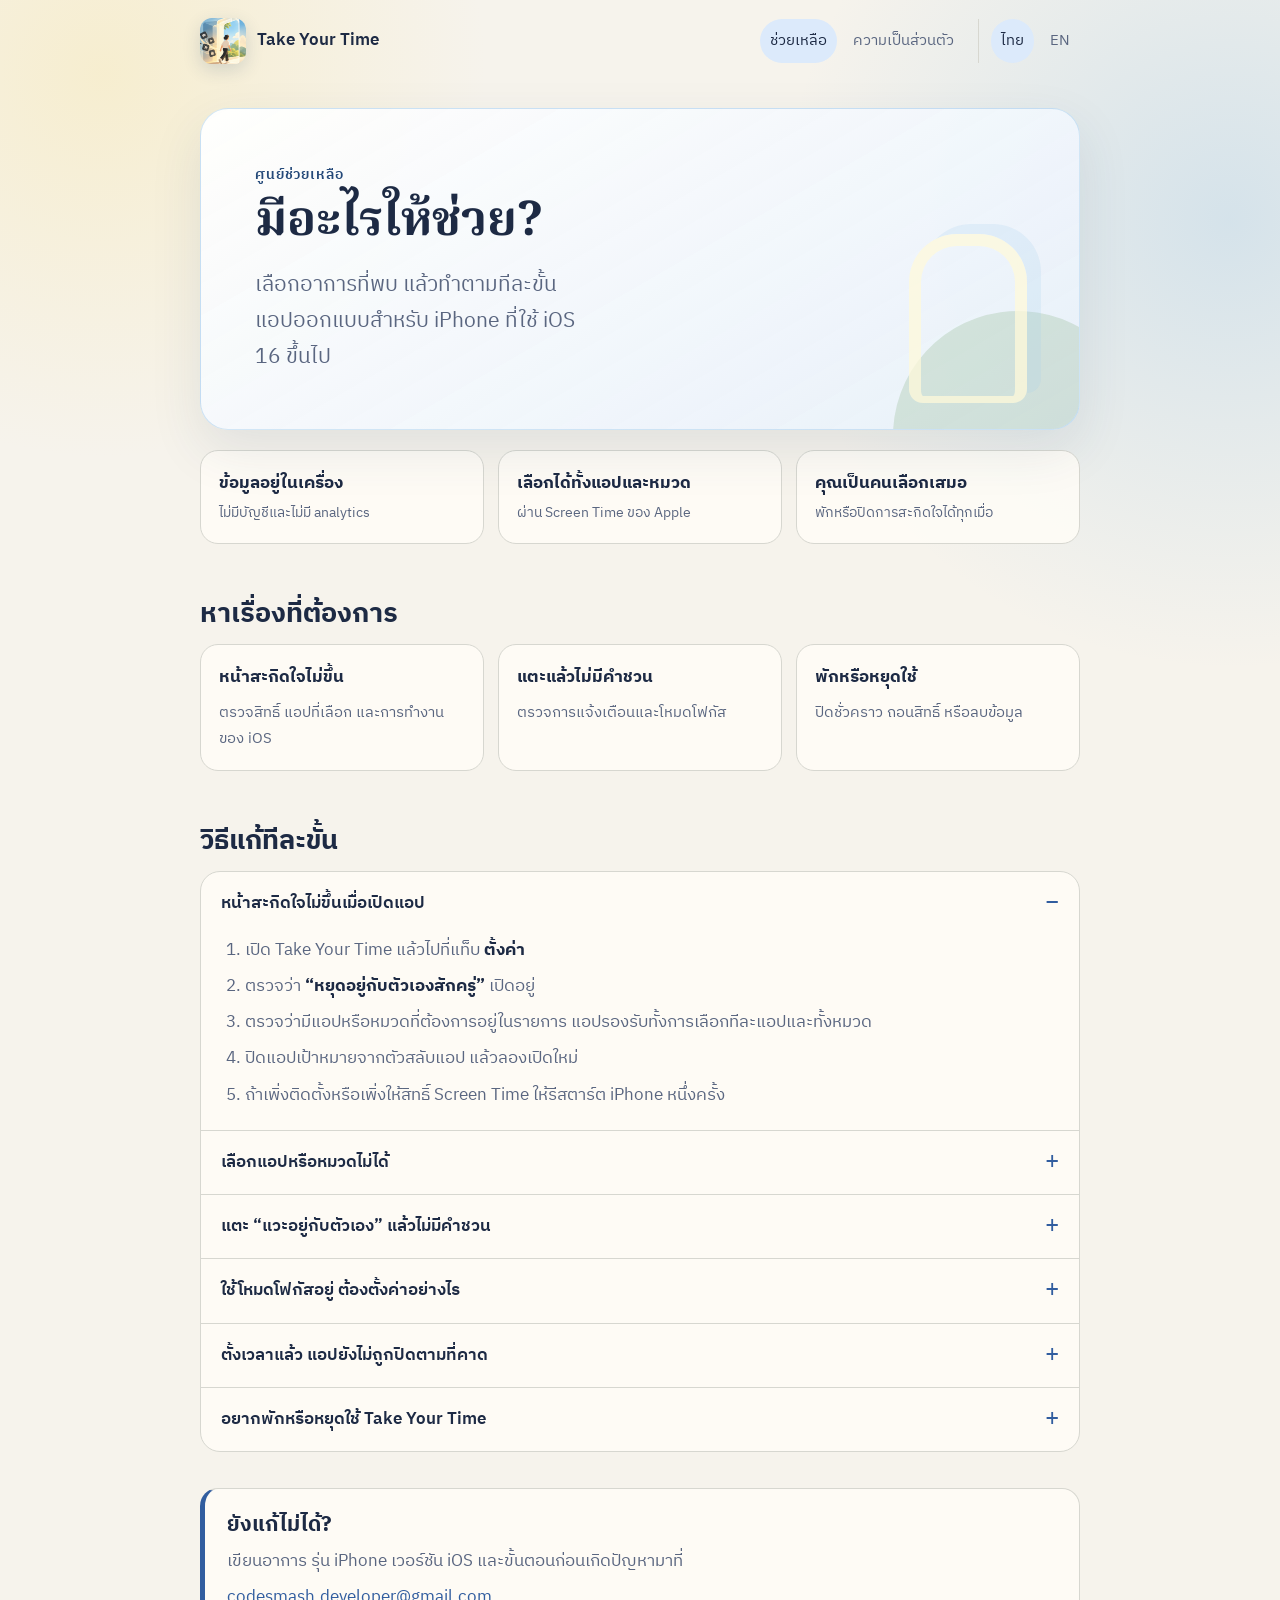
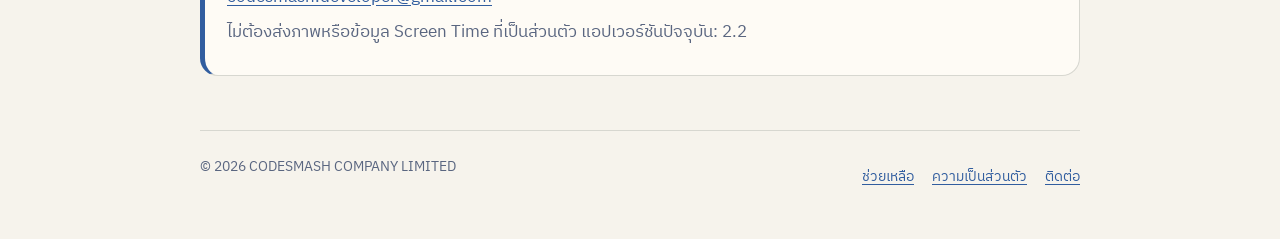
<file: index.html>
<!doctype html>
<html lang="th">
<head>
  <meta charset="utf-8">
  <meta name="viewport" content="width=device-width, initial-scale=1">
  <meta name="robots" content="noindex">
  <meta http-equiv="refresh" content="0; url=./support/">
  <title>กำลังไปยังหน้าช่วยเหลือ · Take Your Time</title>
  <link rel="icon" href="icon.png">
  <link rel="stylesheet" href="style.css">
</head>
<body class="redirect-page">
  <main class="redirect-card">
    <img src="icon.png" alt="" width="72" height="72">
    <h1>Take Your Time</h1>
    <p>กำลังไปยังหน้าช่วยเหลือ</p>
    <p><a href="support/">เปิดหน้าช่วยเหลือ</a></p>
  </main>
</body>
</html>
</file>
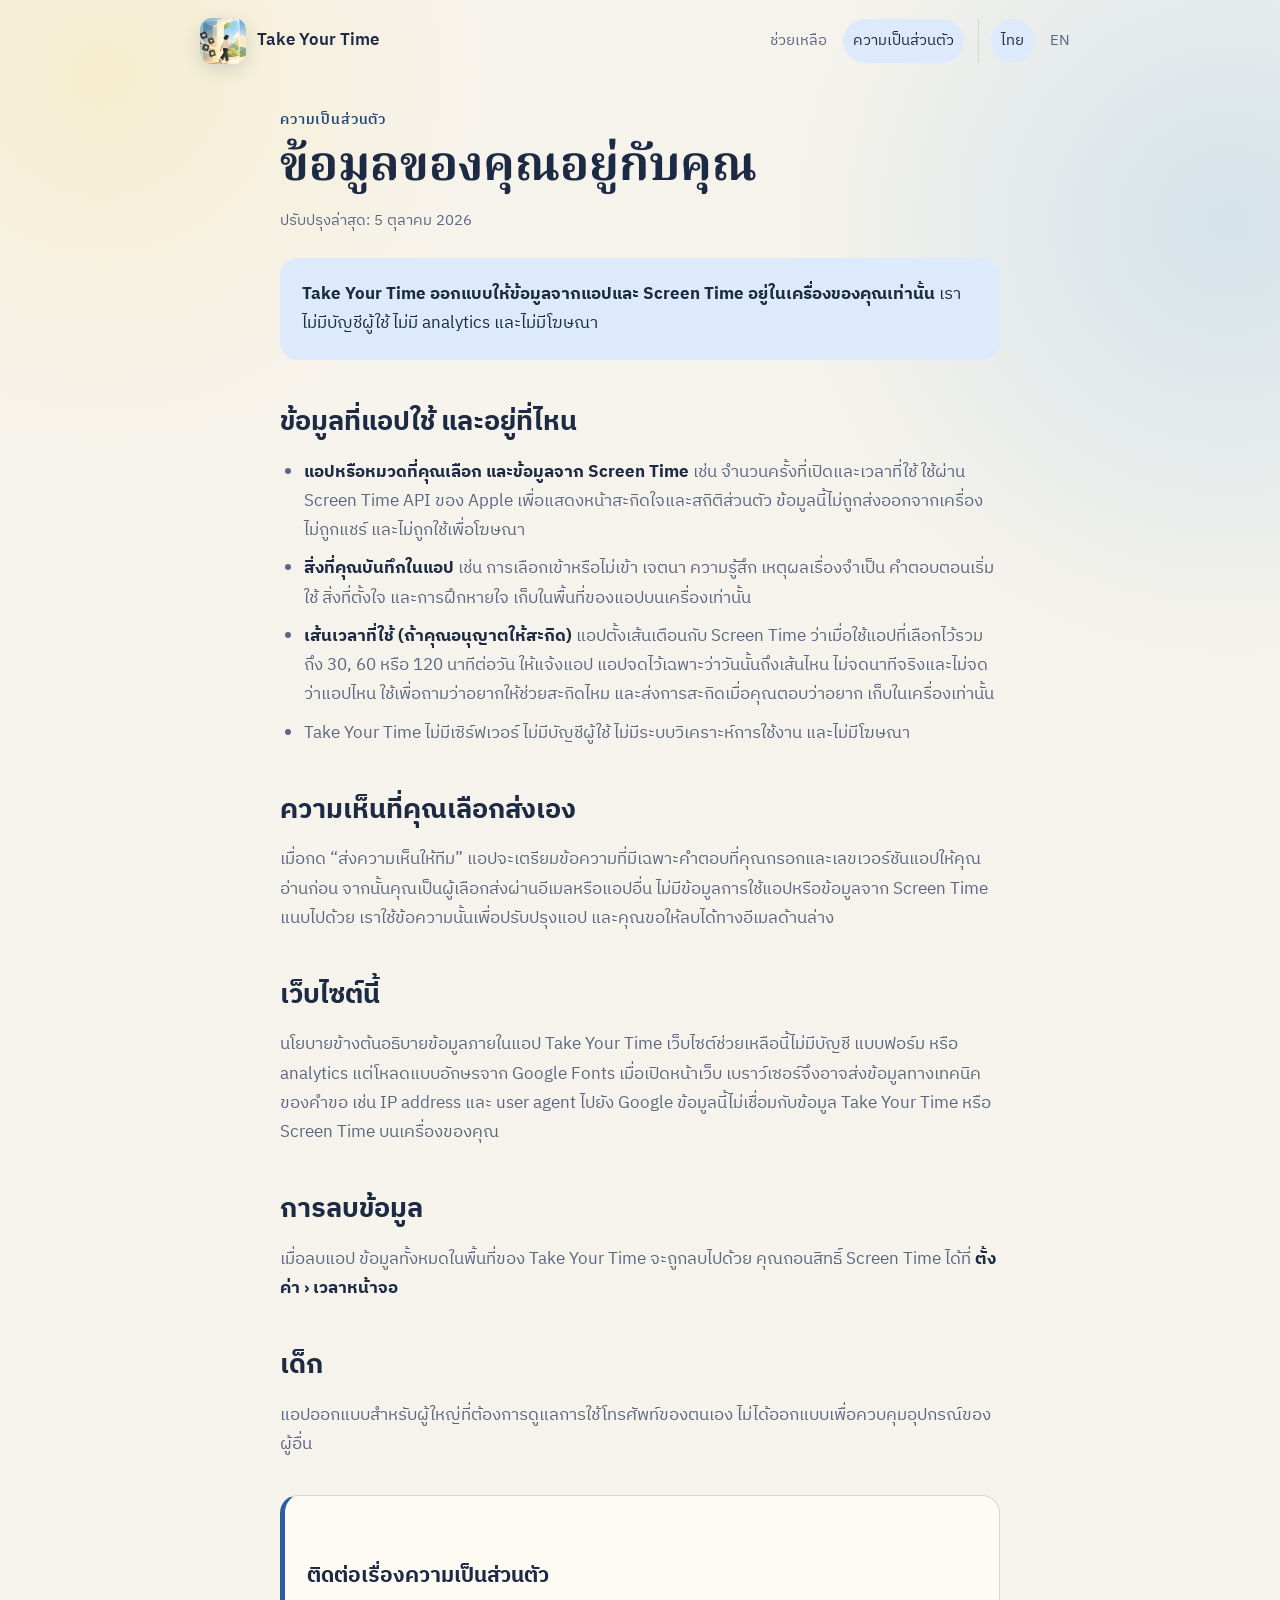
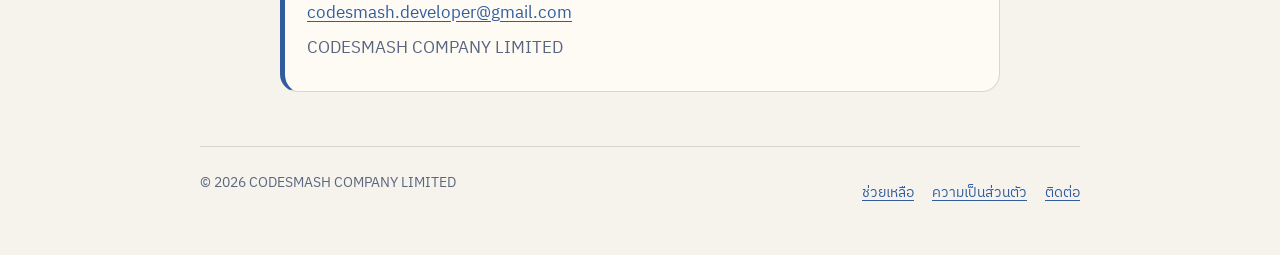
<file: privacy/index.html>
<!doctype html>
<html lang="th">
<head>
  <meta charset="utf-8">
  <meta name="viewport" content="width=device-width, initial-scale=1">
  <meta name="description" content="นโยบายความเป็นส่วนตัวของ Take Your Time ข้อมูลแอปและ Screen Time อยู่บนอุปกรณ์ของคุณ">
  <meta name="theme-color" content="#f6f3ec" media="(prefers-color-scheme: light)">
  <meta name="theme-color" content="#111a2e" media="(prefers-color-scheme: dark)">
  <meta property="og:type" content="website">
  <meta property="og:site_name" content="Take Your Time">
  <meta property="og:locale" content="th_TH">
  <meta property="og:title" content="ความเป็นส่วนตัว · Take Your Time">
  <meta property="og:description" content="ข้อมูลแอปและ Screen Time อยู่บนอุปกรณ์ของคุณ">
  <meta property="og:url" content="https://netzerodash.github.io/mindful-gate/privacy/">
  <meta property="og:image" content="https://netzerodash.github.io/mindful-gate/og.png">
  <meta property="og:image:width" content="1024">
  <meta property="og:image:height" content="1024">
  <meta property="og:image:alt" content="ไอคอน Take Your Time เป็นคนเดินผ่านประตูกระจกออกสู่ธรรมชาติ">
  <title>ความเป็นส่วนตัว · Take Your Time</title>
  <link rel="canonical" href="https://netzerodash.github.io/mindful-gate/privacy/">
  <link rel="alternate" hreflang="th" href="https://netzerodash.github.io/mindful-gate/privacy/">
  <link rel="alternate" hreflang="en" href="https://netzerodash.github.io/mindful-gate/en/privacy/">
  <link rel="alternate" hreflang="x-default" href="https://netzerodash.github.io/mindful-gate/privacy/">
  <link rel="icon" href="../icon.png">
  <link rel="apple-touch-icon" href="../icon.png">
  <link rel="preconnect" href="https://fonts.googleapis.com">
  <link rel="stylesheet" href="https://fonts.googleapis.com/css2?family=IBM+Plex+Sans+Thai:wght@400;600&family=Noto+Serif+Thai:wght@600&display=swap">
  <link rel="stylesheet" href="../style.css">
</head>
<body>
  <a class="skip-link" href="#content">ข้ามไปยังเนื้อหา</a>
  <header class="site-header">
    <a class="brand" href="../support/" aria-label="Take Your Time · ช่วยเหลือ">
      <img src="../icon.png" alt="" width="46" height="46">
      <span>Take Your Time</span>
    </a>
    <nav class="site-nav" aria-label="เมนูหลัก">
      <div class="nav-links">
        <a class="nav-link" href="../support/">ช่วยเหลือ</a>
        <a class="nav-link" href="./" aria-current="page">ความเป็นส่วนตัว</a>
      </div>
      <div class="language-links" aria-label="ภาษา">
        <a class="language-link" href="./" lang="th" aria-current="page">ไทย</a>
        <a class="language-link" href="../en/privacy/" lang="en" hreflang="en">EN</a>
      </div>
    </nav>
  </header>

  <main class="site-main prose" id="content">
    <p class="eyebrow">ความเป็นส่วนตัว</p>
    <h1>ข้อมูลของคุณอยู่กับคุณ</h1>
    <p class="updated">ปรับปรุงล่าสุด: 5 ตุลาคม 2026</p>
    <p class="privacy-intro"><strong>Take Your Time ออกแบบให้ข้อมูลจากแอปและ Screen Time อยู่ในเครื่องของคุณเท่านั้น</strong> เราไม่มีบัญชีผู้ใช้ ไม่มี analytics และไม่มีโฆษณา</p>

    <h2>ข้อมูลที่แอปใช้ และอยู่ที่ไหน</h2>
    <ul>
      <li><strong>แอปหรือหมวดที่คุณเลือก และข้อมูลจาก Screen Time</strong> เช่น จำนวนครั้งที่เปิดและเวลาที่ใช้ ใช้ผ่าน Screen Time API ของ Apple เพื่อแสดงหน้าสะกิดใจและสถิติส่วนตัว ข้อมูลนี้ไม่ถูกส่งออกจากเครื่อง ไม่ถูกแชร์ และไม่ถูกใช้เพื่อโฆษณา</li>
      <li><strong>สิ่งที่คุณบันทึกในแอป</strong> เช่น การเลือกเข้าหรือไม่เข้า เจตนา ความรู้สึก เหตุผลเรื่องจำเป็น คำตอบตอนเริ่มใช้ สิ่งที่ตั้งใจ และการฝึกหายใจ เก็บในพื้นที่ของแอปบนเครื่องเท่านั้น</li>
      <li><strong>เส้นเวลาที่ใช้ (ถ้าคุณอนุญาตให้สะกิด)</strong> แอปตั้งเส้นเตือนกับ Screen Time ว่าเมื่อใช้แอปที่เลือกไว้รวมถึง 30, 60 หรือ 120 นาทีต่อวัน ให้แจ้งแอป แอปจดไว้เฉพาะว่าวันนั้นถึงเส้นไหน ไม่จดนาทีจริงและไม่จดว่าแอปไหน ใช้เพื่อถามว่าอยากให้ช่วยสะกิดไหม และส่งการสะกิดเมื่อคุณตอบว่าอยาก เก็บในเครื่องเท่านั้น</li>
      <li>Take Your Time ไม่มีเซิร์ฟเวอร์ ไม่มีบัญชีผู้ใช้ ไม่มีระบบวิเคราะห์การใช้งาน และไม่มีโฆษณา</li>
    </ul>

    <h2>ความเห็นที่คุณเลือกส่งเอง</h2>
    <p>เมื่อกด “ส่งความเห็นให้ทีม” แอปจะเตรียมข้อความที่มีเฉพาะคำตอบที่คุณกรอกและเลขเวอร์ชันแอปให้คุณอ่านก่อน จากนั้นคุณเป็นผู้เลือกส่งผ่านอีเมลหรือแอปอื่น ไม่มีข้อมูลการใช้แอปหรือข้อมูลจาก Screen Time แนบไปด้วย เราใช้ข้อความนั้นเพื่อปรับปรุงแอป และคุณขอให้ลบได้ทางอีเมลด้านล่าง</p>

    <h2>เว็บไซต์นี้</h2>
    <p>นโยบายข้างต้นอธิบายข้อมูลภายในแอป Take Your Time เว็บไซต์ช่วยเหลือนี้ไม่มีบัญชี แบบฟอร์ม หรือ analytics แต่โหลดแบบอักษรจาก Google Fonts เมื่อเปิดหน้าเว็บ เบราว์เซอร์จึงอาจส่งข้อมูลทางเทคนิคของคำขอ เช่น IP address และ user agent ไปยัง Google ข้อมูลนี้ไม่เชื่อมกับข้อมูล Take Your Time หรือ Screen Time บนเครื่องของคุณ</p>

    <h2>การลบข้อมูล</h2>
    <p>เมื่อลบแอป ข้อมูลทั้งหมดในพื้นที่ของ Take Your Time จะถูกลบไปด้วย คุณถอนสิทธิ์ Screen Time ได้ที่ <strong>ตั้งค่า › เวลาหน้าจอ</strong></p>

    <h2>เด็ก</h2>
    <p>แอปออกแบบสำหรับผู้ใหญ่ที่ต้องการดูแลการใช้โทรศัพท์ของตนเอง ไม่ได้ออกแบบเพื่อควบคุมอุปกรณ์ของผู้อื่น</p>

    <aside class="callout" aria-labelledby="contact-title">
      <h2 id="contact-title">ติดต่อเรื่องความเป็นส่วนตัว</h2>
      <p><a class="contact-link" href="mailto:codesmash.developer@gmail.com?subject=Take%20Your%20Time%20Privacy">codesmash.developer@gmail.com</a></p>
      <p>CODESMASH COMPANY LIMITED</p>
    </aside>
  </main>

  <footer class="site-footer">
    <span>© 2026 CODESMASH COMPANY LIMITED</span>
    <div class="footer-links">
      <a href="../support/">ช่วยเหลือ</a>
      <a href="./">ความเป็นส่วนตัว</a>
      <a href="mailto:codesmash.developer@gmail.com">ติดต่อ</a>
    </div>
  </footer>
</body>
</html>
</file>
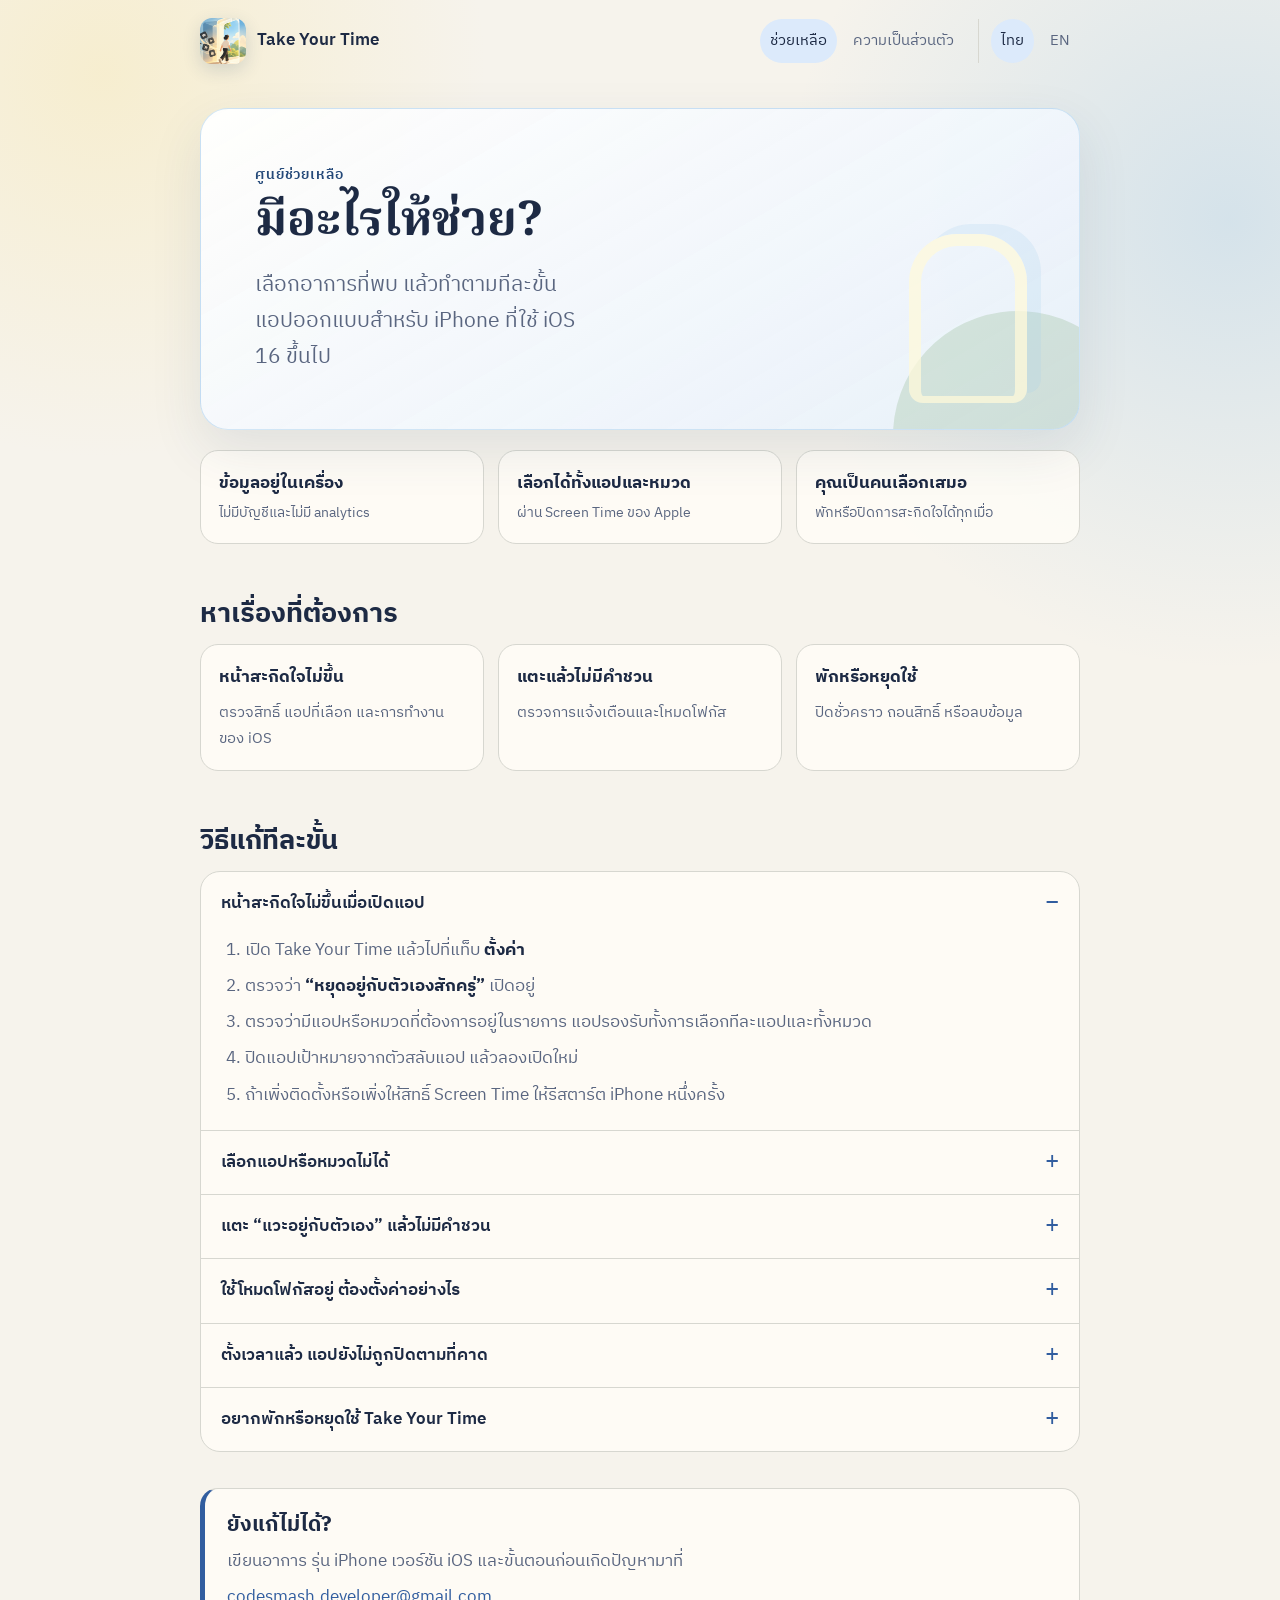
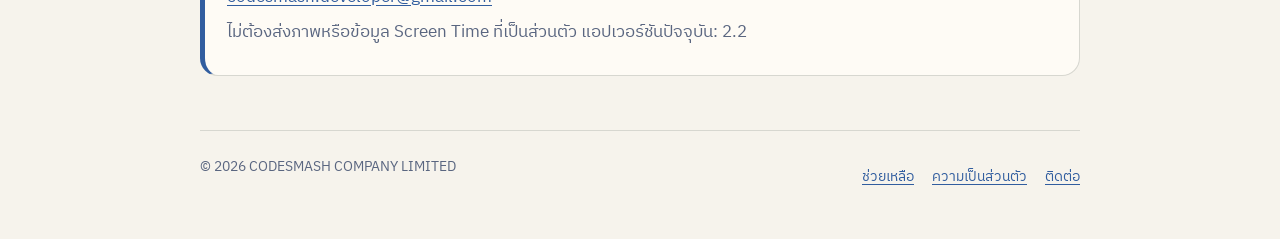
<file: support/index.html>
<!doctype html>
<html lang="th">
<head>
  <meta charset="utf-8">
  <meta name="viewport" content="width=device-width, initial-scale=1">
  <meta name="description" content="วิธีตั้งค่าและแก้ปัญหา Take Your Time บน iPhone รวมถึง Screen Time การแจ้งเตือน และโหมดโฟกัส">
  <meta name="theme-color" content="#f6f3ec" media="(prefers-color-scheme: light)">
  <meta name="theme-color" content="#111a2e" media="(prefers-color-scheme: dark)">
  <meta property="og:type" content="website">
  <meta property="og:site_name" content="Take Your Time">
  <meta property="og:locale" content="th_TH">
  <meta property="og:title" content="ช่วยเหลือ · Take Your Time">
  <meta property="og:description" content="ตั้งค่าและแก้ปัญหา Take Your Time บน iPhone">
  <meta property="og:url" content="https://netzerodash.github.io/mindful-gate/support/">
  <meta property="og:image" content="https://netzerodash.github.io/mindful-gate/og.png">
  <meta property="og:image:width" content="1024">
  <meta property="og:image:height" content="1024">
  <meta property="og:image:alt" content="ไอคอน Take Your Time เป็นคนเดินผ่านประตูกระจกออกสู่ธรรมชาติ">
  <title>ช่วยเหลือ · Take Your Time</title>
  <link rel="canonical" href="https://netzerodash.github.io/mindful-gate/support/">
  <link rel="alternate" hreflang="th" href="https://netzerodash.github.io/mindful-gate/support/">
  <link rel="alternate" hreflang="en" href="https://netzerodash.github.io/mindful-gate/en/support/">
  <link rel="alternate" hreflang="x-default" href="https://netzerodash.github.io/mindful-gate/support/">
  <link rel="icon" href="../icon.png">
  <link rel="apple-touch-icon" href="../icon.png">
  <link rel="preconnect" href="https://fonts.googleapis.com">
  <link rel="stylesheet" href="https://fonts.googleapis.com/css2?family=IBM+Plex+Sans+Thai:wght@400;600&family=Noto+Serif+Thai:wght@600&display=swap">
  <link rel="stylesheet" href="../style.css">
</head>
<body>
  <a class="skip-link" href="#content">ข้ามไปยังเนื้อหา</a>
  <header class="site-header">
    <a class="brand" href="./" aria-label="Take Your Time · ช่วยเหลือ">
      <img src="../icon.png" alt="" width="46" height="46">
      <span>Take Your Time</span>
    </a>
    <nav class="site-nav" aria-label="เมนูหลัก">
      <div class="nav-links">
        <a class="nav-link" href="./" aria-current="page">ช่วยเหลือ</a>
        <a class="nav-link" href="../privacy/">ความเป็นส่วนตัว</a>
      </div>
      <div class="language-links" aria-label="ภาษา">
        <a class="language-link" href="./" lang="th" aria-current="page">ไทย</a>
        <a class="language-link" href="../en/support/" lang="en" hreflang="en">EN</a>
      </div>
    </nav>
  </header>

  <main class="site-main" id="content">
    <section class="hero" aria-labelledby="page-title">
      <p class="eyebrow">ศูนย์ช่วยเหลือ</p>
      <h1 id="page-title">มีอะไรให้ช่วย?</h1>
      <p class="lead">เลือกอาการที่พบ แล้วทำตามทีละขั้น แอปออกแบบสำหรับ iPhone ที่ใช้ iOS 16 ขึ้นไป</p>
    </section>

    <div class="status-row" aria-label="ข้อมูลสำคัญ">
      <div class="status-item"><strong>ข้อมูลอยู่ในเครื่อง</strong><span>ไม่มีบัญชีและไม่มี analytics</span></div>
      <div class="status-item"><strong>เลือกได้ทั้งแอปและหมวด</strong><span>ผ่าน Screen Time ของ Apple</span></div>
      <div class="status-item"><strong>คุณเป็นคนเลือกเสมอ</strong><span>พักหรือปิดการสะกิดใจได้ทุกเมื่อ</span></div>
    </div>

    <section aria-labelledby="quick-title">
      <h2 id="quick-title">หาเรื่องที่ต้องการ</h2>
      <div class="quick-links">
        <a class="quick-link" href="#gate"><strong>หน้าสะกิดใจไม่ขึ้น</strong><span>ตรวจสิทธิ์ แอปที่เลือก และการทำงานของ iOS</span></a>
        <a class="quick-link" href="#notifications"><strong>แตะแล้วไม่มีคำชวน</strong><span>ตรวจการแจ้งเตือนและโหมดโฟกัส</span></a>
        <a class="quick-link" href="#pause"><strong>พักหรือหยุดใช้</strong><span>ปิดชั่วคราว ถอนสิทธิ์ หรือลบข้อมูล</span></a>
      </div>
    </section>

    <section aria-labelledby="answers-title">
      <h2 id="answers-title">วิธีแก้ทีละขั้น</h2>
      <div class="faq-list">
        <details id="gate" open>
          <summary>หน้าสะกิดใจไม่ขึ้นเมื่อเปิดแอป</summary>
          <div class="answer">
            <ol class="steps">
              <li>เปิด Take Your Time แล้วไปที่แท็บ <strong>ตั้งค่า</strong></li>
              <li>ตรวจว่า <strong>“หยุดอยู่กับตัวเองสักครู่”</strong> เปิดอยู่</li>
              <li>ตรวจว่ามีแอปหรือหมวดที่ต้องการอยู่ในรายการ แอปรองรับทั้งการเลือกทีละแอปและทั้งหมวด</li>
              <li>ปิดแอปเป้าหมายจากตัวสลับแอป แล้วลองเปิดใหม่</li>
              <li>ถ้าเพิ่งติดตั้งหรือเพิ่งให้สิทธิ์ Screen Time ให้รีสตาร์ต iPhone หนึ่งครั้ง</li>
            </ol>
          </div>
        </details>
        <details>
          <summary>เลือกแอปหรือหมวดไม่ได้</summary>
          <div class="answer">
            <p>Take Your Time ต้องใช้สิทธิ์ Screen Time ของ Apple เพื่อแสดงหน้าสะกิดใจ ตรวจว่ายังอนุญาตอยู่ที่ <strong>ตั้งค่า › เวลาหน้าจอ</strong> แล้วกลับมาเลือกแอปอีกครั้งใน Take Your Time</p>
          </div>
        </details>
        <details id="notifications">
          <summary>แตะ “แวะอยู่กับตัวเอง” แล้วไม่มีคำชวน</summary>
          <div class="answer">
            <ol class="steps">
              <li>เปิดการแจ้งเตือนที่ <strong>ตั้งค่า › การแจ้งเตือน › Take Your Time</strong></li>
              <li>ถ้าใช้โหมดโฟกัส เช่น นอน ทำงาน หรือส่วนตัว ให้เพิ่ม Take Your Time ใน <strong>ตั้งค่า › โฟกัส › แอปที่อนุญาต</strong></li>
              <li>กลับไปหน้าโฮม เปิดแอปเป้าหมาย แล้วแตะ “แวะอยู่กับตัวเอง” อีกครั้ง</li>
            </ol>
          </div>
        </details>
        <details>
          <summary>ใช้โหมดโฟกัสอยู่ ต้องตั้งค่าอย่างไร</summary>
          <div class="answer">
            <p>โหมดโฟกัสอาจพักการแจ้งเตือนคำชวนไว้ แม้ Take Your Time จะใช้การแจ้งเตือนที่ไวต่อเวลา ให้เพิ่มแอปไว้ในรายการที่อนุญาตของแต่ละโหมดที่คุณใช้</p>
          </div>
        </details>
        <details>
          <summary>ตั้งเวลาแล้ว แอปยังไม่ถูกปิดตามที่คาด</summary>
          <div class="answer">
            <p>ข้อจำกัดบางส่วนขึ้นอยู่กับ Screen Time ของ iOS ลองกลับเข้า Take Your Time เพื่อตรวจเวลาที่เลือก หากยังเกิดซ้ำ ให้รีสตาร์ตเครื่องและส่งรุ่น iPhone, เวอร์ชัน iOS และขั้นตอนที่ทำให้เกิดปัญหามาทางอีเมล</p>
          </div>
        </details>
        <details id="pause">
          <summary>อยากพักหรือหยุดใช้ Take Your Time</summary>
          <div class="answer">
            <p>ปิด <strong>“หยุดอยู่กับตัวเองสักครู่”</strong> ในแท็บตั้งค่าได้ทุกเมื่อ หากต้องการถอนสิทธิ์ให้ไปที่ <strong>ตั้งค่า › เวลาหน้าจอ</strong> หรือลบแอปเพื่อเอาข้อมูลของ Take Your Time ออกจากเครื่อง</p>
          </div>
        </details>
      </div>
    </section>

    <aside class="callout" aria-labelledby="contact-title">
      <h2 id="contact-title">ยังแก้ไม่ได้?</h2>
      <p>เขียนอาการ รุ่น iPhone เวอร์ชัน iOS และขั้นตอนก่อนเกิดปัญหามาที่</p>
      <p><a class="contact-link" href="mailto:codesmash.developer@gmail.com?subject=Take%20Your%20Time%20Support">codesmash.developer@gmail.com</a></p>
      <p>ไม่ต้องส่งภาพหรือข้อมูล Screen Time ที่เป็นส่วนตัว แอปเวอร์ชันปัจจุบัน: 2.2</p>
    </aside>
  </main>

  <footer class="site-footer">
    <span>© 2026 CODESMASH COMPANY LIMITED</span>
    <div class="footer-links">
      <a href="./">ช่วยเหลือ</a>
      <a href="../privacy/">ความเป็นส่วนตัว</a>
      <a href="mailto:codesmash.developer@gmail.com">ติดต่อ</a>
    </div>
  </footer>
</body>
</html>
</file>
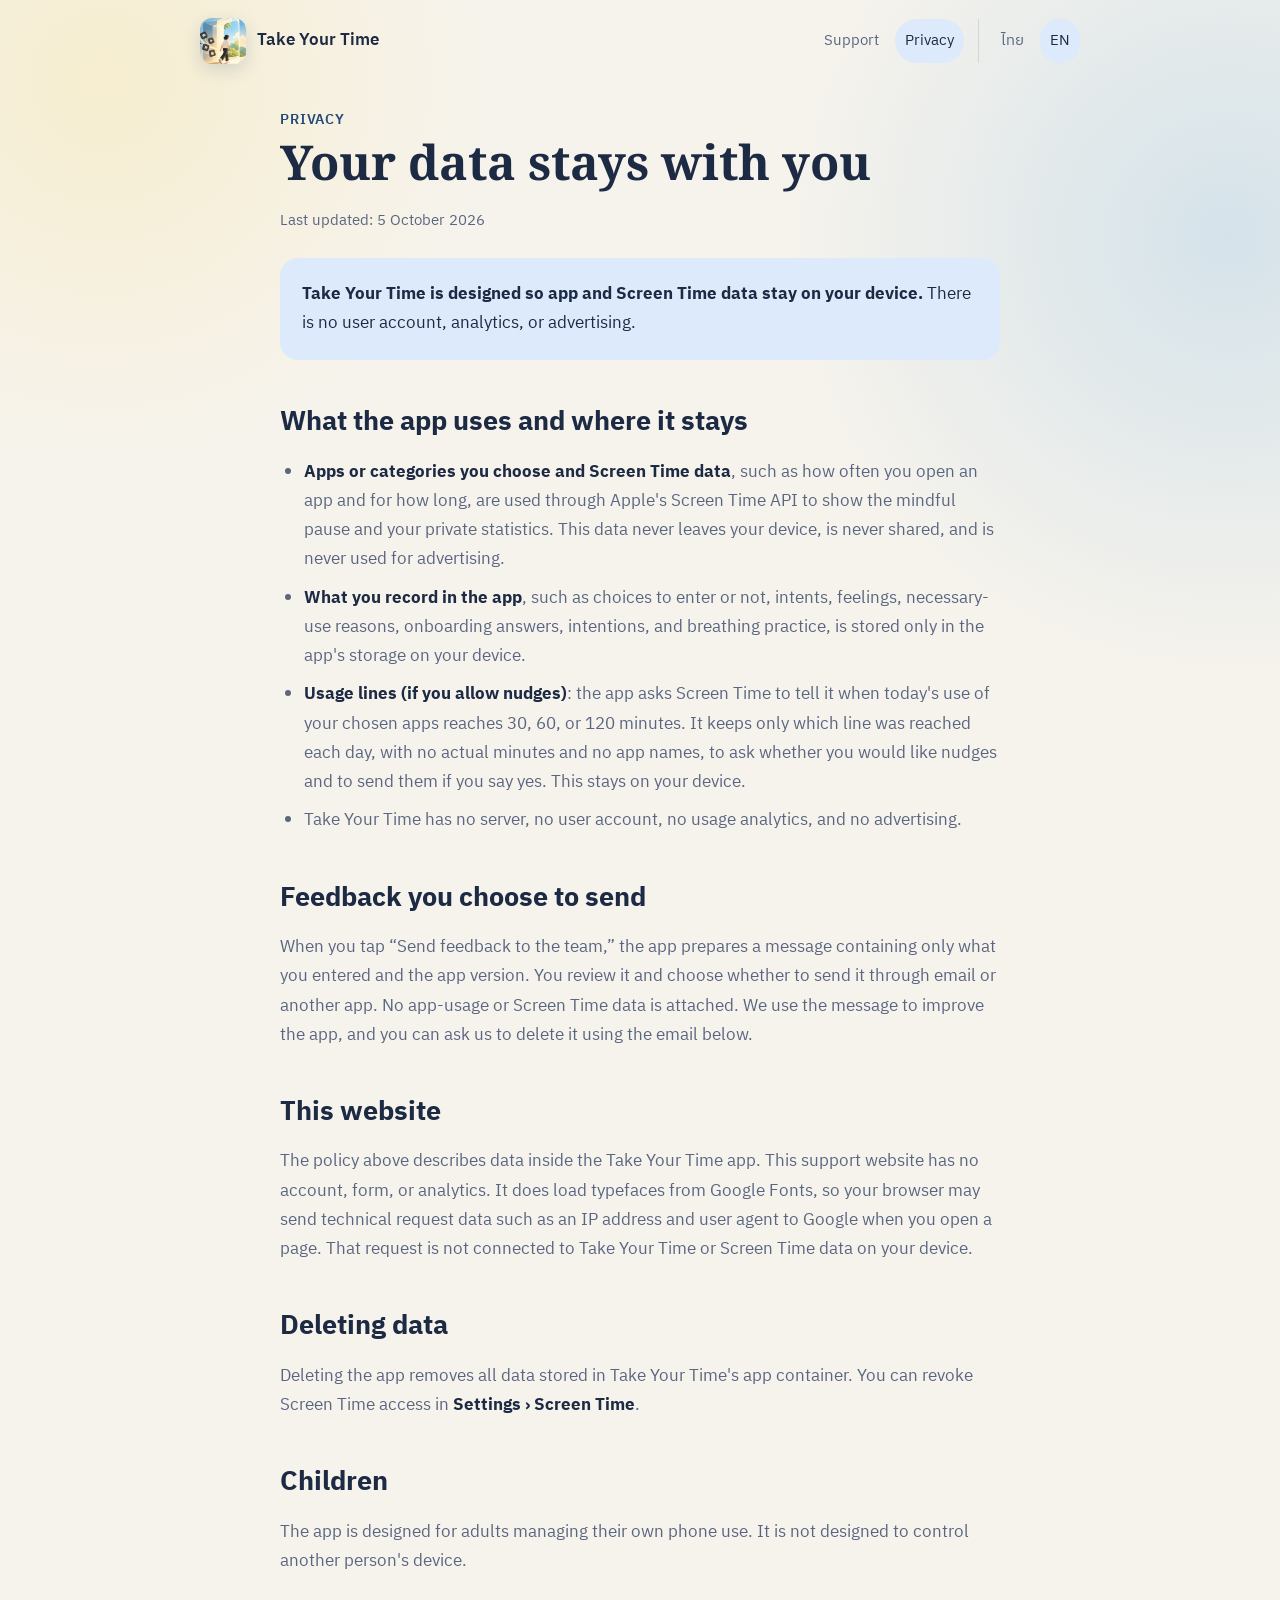
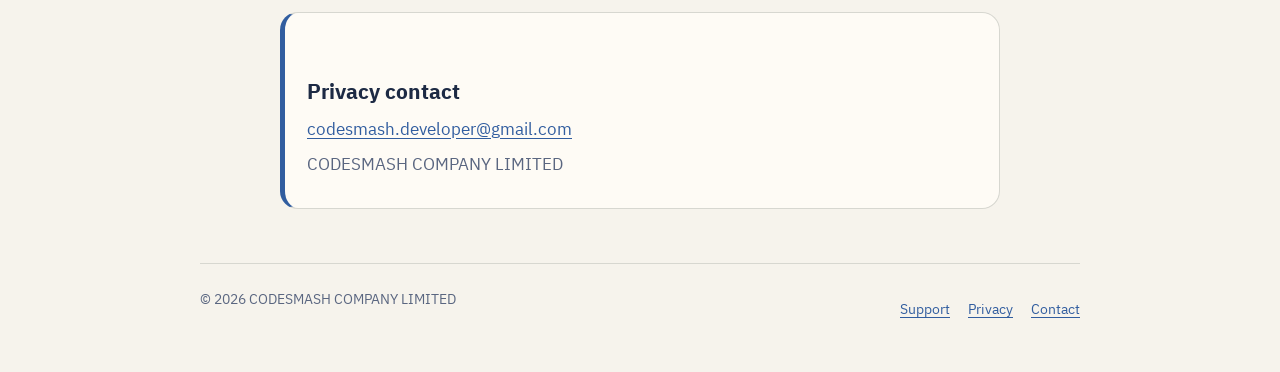
<file: en/privacy/index.html>
<!doctype html>
<html lang="en">
<head>
  <meta charset="utf-8">
  <meta name="viewport" content="width=device-width, initial-scale=1">
  <meta name="description" content="Take Your Time privacy policy. App and Screen Time data stay on your device.">
  <meta name="theme-color" content="#f6f3ec" media="(prefers-color-scheme: light)">
  <meta name="theme-color" content="#111a2e" media="(prefers-color-scheme: dark)">
  <meta property="og:type" content="website">
  <meta property="og:site_name" content="Take Your Time">
  <meta property="og:locale" content="en_US">
  <meta property="og:title" content="Privacy · Take Your Time">
  <meta property="og:description" content="App and Screen Time data stay on your device.">
  <meta property="og:url" content="https://netzerodash.github.io/mindful-gate/en/privacy/">
  <meta property="og:image" content="https://netzerodash.github.io/mindful-gate/og.png">
  <meta property="og:image:width" content="1024">
  <meta property="og:image:height" content="1024">
  <meta property="og:image:alt" content="Take Your Time icon: a person walking through a glass doorway into nature">
  <title>Privacy · Take Your Time</title>
  <link rel="canonical" href="https://netzerodash.github.io/mindful-gate/en/privacy/">
  <link rel="alternate" hreflang="th" href="https://netzerodash.github.io/mindful-gate/privacy/">
  <link rel="alternate" hreflang="en" href="https://netzerodash.github.io/mindful-gate/en/privacy/">
  <link rel="alternate" hreflang="x-default" href="https://netzerodash.github.io/mindful-gate/privacy/">
  <link rel="icon" href="../../icon.png">
  <link rel="apple-touch-icon" href="../../icon.png">
  <link rel="preconnect" href="https://fonts.googleapis.com">
  <link rel="stylesheet" href="https://fonts.googleapis.com/css2?family=IBM+Plex+Sans+Thai:wght@400;600&family=Noto+Serif+Thai:wght@600&display=swap">
  <link rel="stylesheet" href="../../style.css">
</head>
<body>
  <a class="skip-link" href="#content">Skip to content</a>
  <header class="site-header">
    <a class="brand" href="../support/" aria-label="Take Your Time support">
      <img src="../../icon.png" alt="" width="46" height="46">
      <span>Take Your Time</span>
    </a>
    <nav class="site-nav" aria-label="Main navigation">
      <div class="nav-links">
        <a class="nav-link" href="../support/">Support</a>
        <a class="nav-link" href="./" aria-current="page">Privacy</a>
      </div>
      <div class="language-links" aria-label="Language">
        <a class="language-link" href="../../privacy/" lang="th" hreflang="th">ไทย</a>
        <a class="language-link" href="./" lang="en" aria-current="page">EN</a>
      </div>
    </nav>
  </header>

  <main class="site-main prose" id="content">
    <p class="eyebrow">Privacy</p>
    <h1>Your data stays with you</h1>
    <p class="updated">Last updated: 5 October 2026</p>
    <p class="privacy-intro"><strong>Take Your Time is designed so app and Screen Time data stay on your device.</strong> There is no user account, analytics, or advertising.</p>

    <h2>What the app uses and where it stays</h2>
    <ul>
      <li><strong>Apps or categories you choose and Screen Time data</strong>, such as how often you open an app and for how long, are used through Apple's Screen Time API to show the mindful pause and your private statistics. This data never leaves your device, is never shared, and is never used for advertising.</li>
      <li><strong>What you record in the app</strong>, such as choices to enter or not, intents, feelings, necessary-use reasons, onboarding answers, intentions, and breathing practice, is stored only in the app's storage on your device.</li>
      <li><strong>Usage lines (if you allow nudges)</strong>: the app asks Screen Time to tell it when today's use of your chosen apps reaches 30, 60, or 120 minutes. It keeps only which line was reached each day, with no actual minutes and no app names, to ask whether you would like nudges and to send them if you say yes. This stays on your device.</li>
      <li>Take Your Time has no server, no user account, no usage analytics, and no advertising.</li>
    </ul>

    <h2>Feedback you choose to send</h2>
    <p>When you tap “Send feedback to the team,” the app prepares a message containing only what you entered and the app version. You review it and choose whether to send it through email or another app. No app-usage or Screen Time data is attached. We use the message to improve the app, and you can ask us to delete it using the email below.</p>

    <h2>This website</h2>
    <p>The policy above describes data inside the Take Your Time app. This support website has no account, form, or analytics. It does load typefaces from Google Fonts, so your browser may send technical request data such as an IP address and user agent to Google when you open a page. That request is not connected to Take Your Time or Screen Time data on your device.</p>

    <h2>Deleting data</h2>
    <p>Deleting the app removes all data stored in Take Your Time's app container. You can revoke Screen Time access in <strong>Settings › Screen Time</strong>.</p>

    <h2>Children</h2>
    <p>The app is designed for adults managing their own phone use. It is not designed to control another person's device.</p>

    <aside class="callout" aria-labelledby="contact-title">
      <h2 id="contact-title">Privacy contact</h2>
      <p><a class="contact-link" href="mailto:codesmash.developer@gmail.com?subject=Take%20Your%20Time%20Privacy">codesmash.developer@gmail.com</a></p>
      <p>CODESMASH COMPANY LIMITED</p>
    </aside>
  </main>

  <footer class="site-footer">
    <span>© 2026 CODESMASH COMPANY LIMITED</span>
    <div class="footer-links">
      <a href="../support/">Support</a>
      <a href="./">Privacy</a>
      <a href="mailto:codesmash.developer@gmail.com">Contact</a>
    </div>
  </footer>
</body>
</html>
</file>
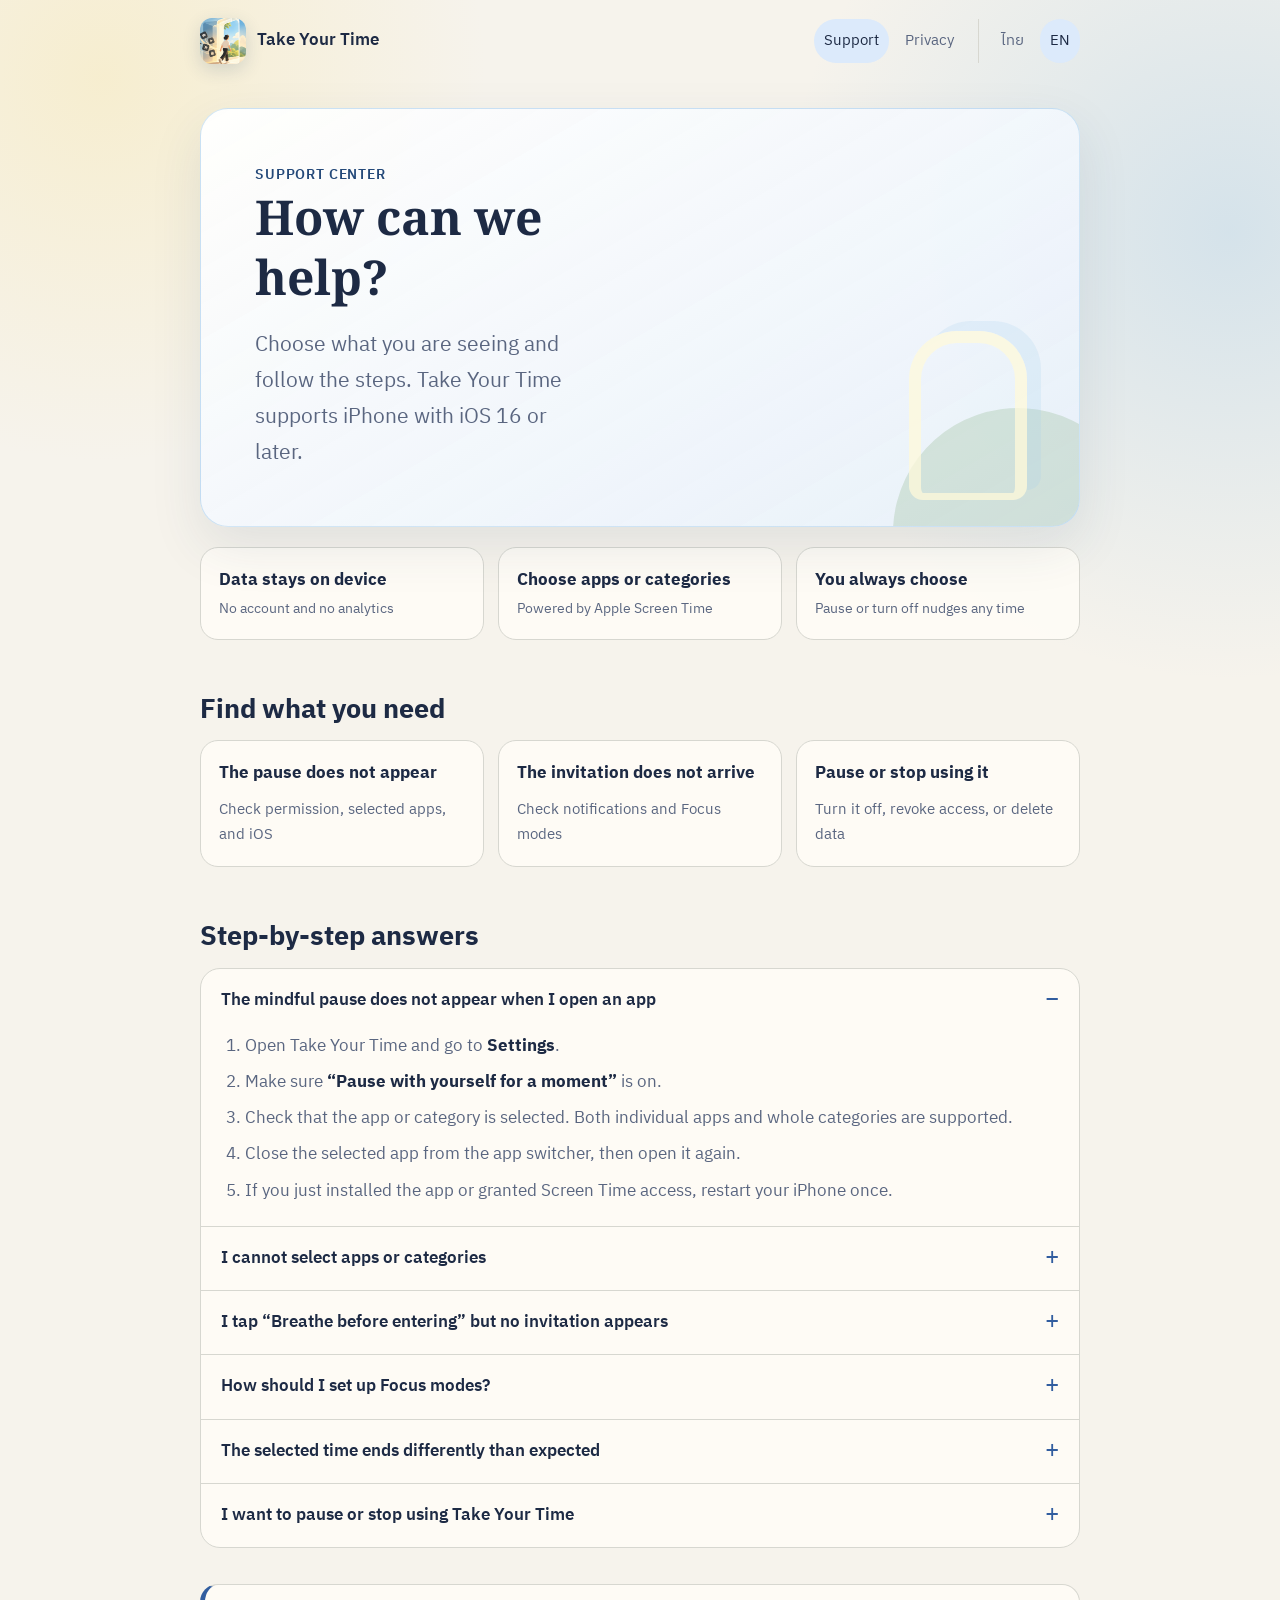
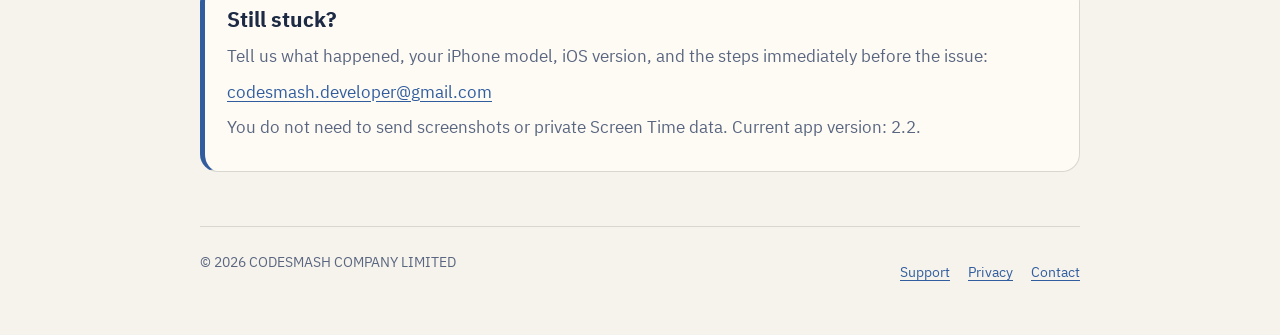
<file: en/support/index.html>
<!doctype html>
<html lang="en">
<head>
  <meta charset="utf-8">
  <meta name="viewport" content="width=device-width, initial-scale=1">
  <meta name="description" content="Set up and troubleshoot Take Your Time on iPhone, including Screen Time, notifications, and Focus modes.">
  <meta name="theme-color" content="#f6f3ec" media="(prefers-color-scheme: light)">
  <meta name="theme-color" content="#111a2e" media="(prefers-color-scheme: dark)">
  <meta property="og:type" content="website">
  <meta property="og:site_name" content="Take Your Time">
  <meta property="og:locale" content="en_US">
  <meta property="og:title" content="Support · Take Your Time">
  <meta property="og:description" content="Set up and troubleshoot Take Your Time on iPhone.">
  <meta property="og:url" content="https://netzerodash.github.io/mindful-gate/en/support/">
  <meta property="og:image" content="https://netzerodash.github.io/mindful-gate/og.png">
  <meta property="og:image:width" content="1024">
  <meta property="og:image:height" content="1024">
  <meta property="og:image:alt" content="Take Your Time icon: a person walking through a glass doorway into nature">
  <title>Support · Take Your Time</title>
  <link rel="canonical" href="https://netzerodash.github.io/mindful-gate/en/support/">
  <link rel="alternate" hreflang="th" href="https://netzerodash.github.io/mindful-gate/support/">
  <link rel="alternate" hreflang="en" href="https://netzerodash.github.io/mindful-gate/en/support/">
  <link rel="alternate" hreflang="x-default" href="https://netzerodash.github.io/mindful-gate/support/">
  <link rel="icon" href="../../icon.png">
  <link rel="apple-touch-icon" href="../../icon.png">
  <link rel="preconnect" href="https://fonts.googleapis.com">
  <link rel="stylesheet" href="https://fonts.googleapis.com/css2?family=IBM+Plex+Sans+Thai:wght@400;600&family=Noto+Serif+Thai:wght@600&display=swap">
  <link rel="stylesheet" href="../../style.css">
</head>
<body>
  <a class="skip-link" href="#content">Skip to content</a>
  <header class="site-header">
    <a class="brand" href="./" aria-label="Take Your Time support">
      <img src="../../icon.png" alt="" width="46" height="46">
      <span>Take Your Time</span>
    </a>
    <nav class="site-nav" aria-label="Main navigation">
      <div class="nav-links">
        <a class="nav-link" href="./" aria-current="page">Support</a>
        <a class="nav-link" href="../privacy/">Privacy</a>
      </div>
      <div class="language-links" aria-label="Language">
        <a class="language-link" href="../../support/" lang="th" hreflang="th">ไทย</a>
        <a class="language-link" href="./" lang="en" aria-current="page">EN</a>
      </div>
    </nav>
  </header>

  <main class="site-main" id="content">
    <section class="hero" aria-labelledby="page-title">
      <p class="eyebrow">Support center</p>
      <h1 id="page-title">How can we help?</h1>
      <p class="lead">Choose what you are seeing and follow the steps. Take Your Time supports iPhone with iOS 16 or later.</p>
    </section>

    <div class="status-row" aria-label="Key facts">
      <div class="status-item"><strong>Data stays on device</strong><span>No account and no analytics</span></div>
      <div class="status-item"><strong>Choose apps or categories</strong><span>Powered by Apple Screen Time</span></div>
      <div class="status-item"><strong>You always choose</strong><span>Pause or turn off nudges any time</span></div>
    </div>

    <section aria-labelledby="quick-title">
      <h2 id="quick-title">Find what you need</h2>
      <div class="quick-links">
        <a class="quick-link" href="#gate"><strong>The pause does not appear</strong><span>Check permission, selected apps, and iOS</span></a>
        <a class="quick-link" href="#notifications"><strong>The invitation does not arrive</strong><span>Check notifications and Focus modes</span></a>
        <a class="quick-link" href="#pause"><strong>Pause or stop using it</strong><span>Turn it off, revoke access, or delete data</span></a>
      </div>
    </section>

    <section aria-labelledby="answers-title">
      <h2 id="answers-title">Step-by-step answers</h2>
      <div class="faq-list">
        <details id="gate" open>
          <summary>The mindful pause does not appear when I open an app</summary>
          <div class="answer">
            <ol class="steps">
              <li>Open Take Your Time and go to <strong>Settings</strong>.</li>
              <li>Make sure <strong>“Pause with yourself for a moment”</strong> is on.</li>
              <li>Check that the app or category is selected. Both individual apps and whole categories are supported.</li>
              <li>Close the selected app from the app switcher, then open it again.</li>
              <li>If you just installed the app or granted Screen Time access, restart your iPhone once.</li>
            </ol>
          </div>
        </details>
        <details>
          <summary>I cannot select apps or categories</summary>
          <div class="answer">
            <p>Take Your Time needs Apple Screen Time permission to show the pause. Check that access is still allowed in <strong>Settings › Screen Time</strong>, then return to Take Your Time and select the apps again.</p>
          </div>
        </details>
        <details id="notifications">
          <summary>I tap “Breathe before entering” but no invitation appears</summary>
          <div class="answer">
            <ol class="steps">
              <li>Allow notifications in <strong>Settings › Notifications › Take Your Time</strong>.</li>
              <li>If you use a Focus such as Sleep, Work, or Personal, add Take Your Time under <strong>Settings › Focus › Allowed Apps</strong>.</li>
              <li>Return to the Home Screen, open the selected app, and tap “Breathe before entering” again.</li>
            </ol>
          </div>
        </details>
        <details>
          <summary>How should I set up Focus modes?</summary>
          <div class="answer">
            <p>A Focus may hold back the invitation even though Take Your Time uses time-sensitive notifications. Add the app to the allowed list for each Focus you use.</p>
          </div>
        </details>
        <details>
          <summary>The selected time ends differently than expected</summary>
          <div class="answer">
            <p>Some behavior depends on iOS Screen Time. Return to Take Your Time and check the time you selected. If the issue repeats, restart the device and email us the iPhone model, iOS version, and steps that reproduce it.</p>
          </div>
        </details>
        <details id="pause">
          <summary>I want to pause or stop using Take Your Time</summary>
          <div class="answer">
            <p>Turn off <strong>“Pause with yourself for a moment”</strong> in the app's Settings tab. To revoke access, go to <strong>Settings › Screen Time</strong>. Deleting the app removes Take Your Time data from the device.</p>
          </div>
        </details>
      </div>
    </section>

    <aside class="callout" aria-labelledby="contact-title">
      <h2 id="contact-title">Still stuck?</h2>
      <p>Tell us what happened, your iPhone model, iOS version, and the steps immediately before the issue:</p>
      <p><a class="contact-link" href="mailto:codesmash.developer@gmail.com?subject=Take%20Your%20Time%20Support">codesmash.developer@gmail.com</a></p>
      <p>You do not need to send screenshots or private Screen Time data. Current app version: 2.2.</p>
    </aside>
  </main>

  <footer class="site-footer">
    <span>© 2026 CODESMASH COMPANY LIMITED</span>
    <div class="footer-links">
      <a href="./">Support</a>
      <a href="../privacy/">Privacy</a>
      <a href="mailto:codesmash.developer@gmail.com">Contact</a>
    </div>
  </footer>
</body>
</html>
</file>
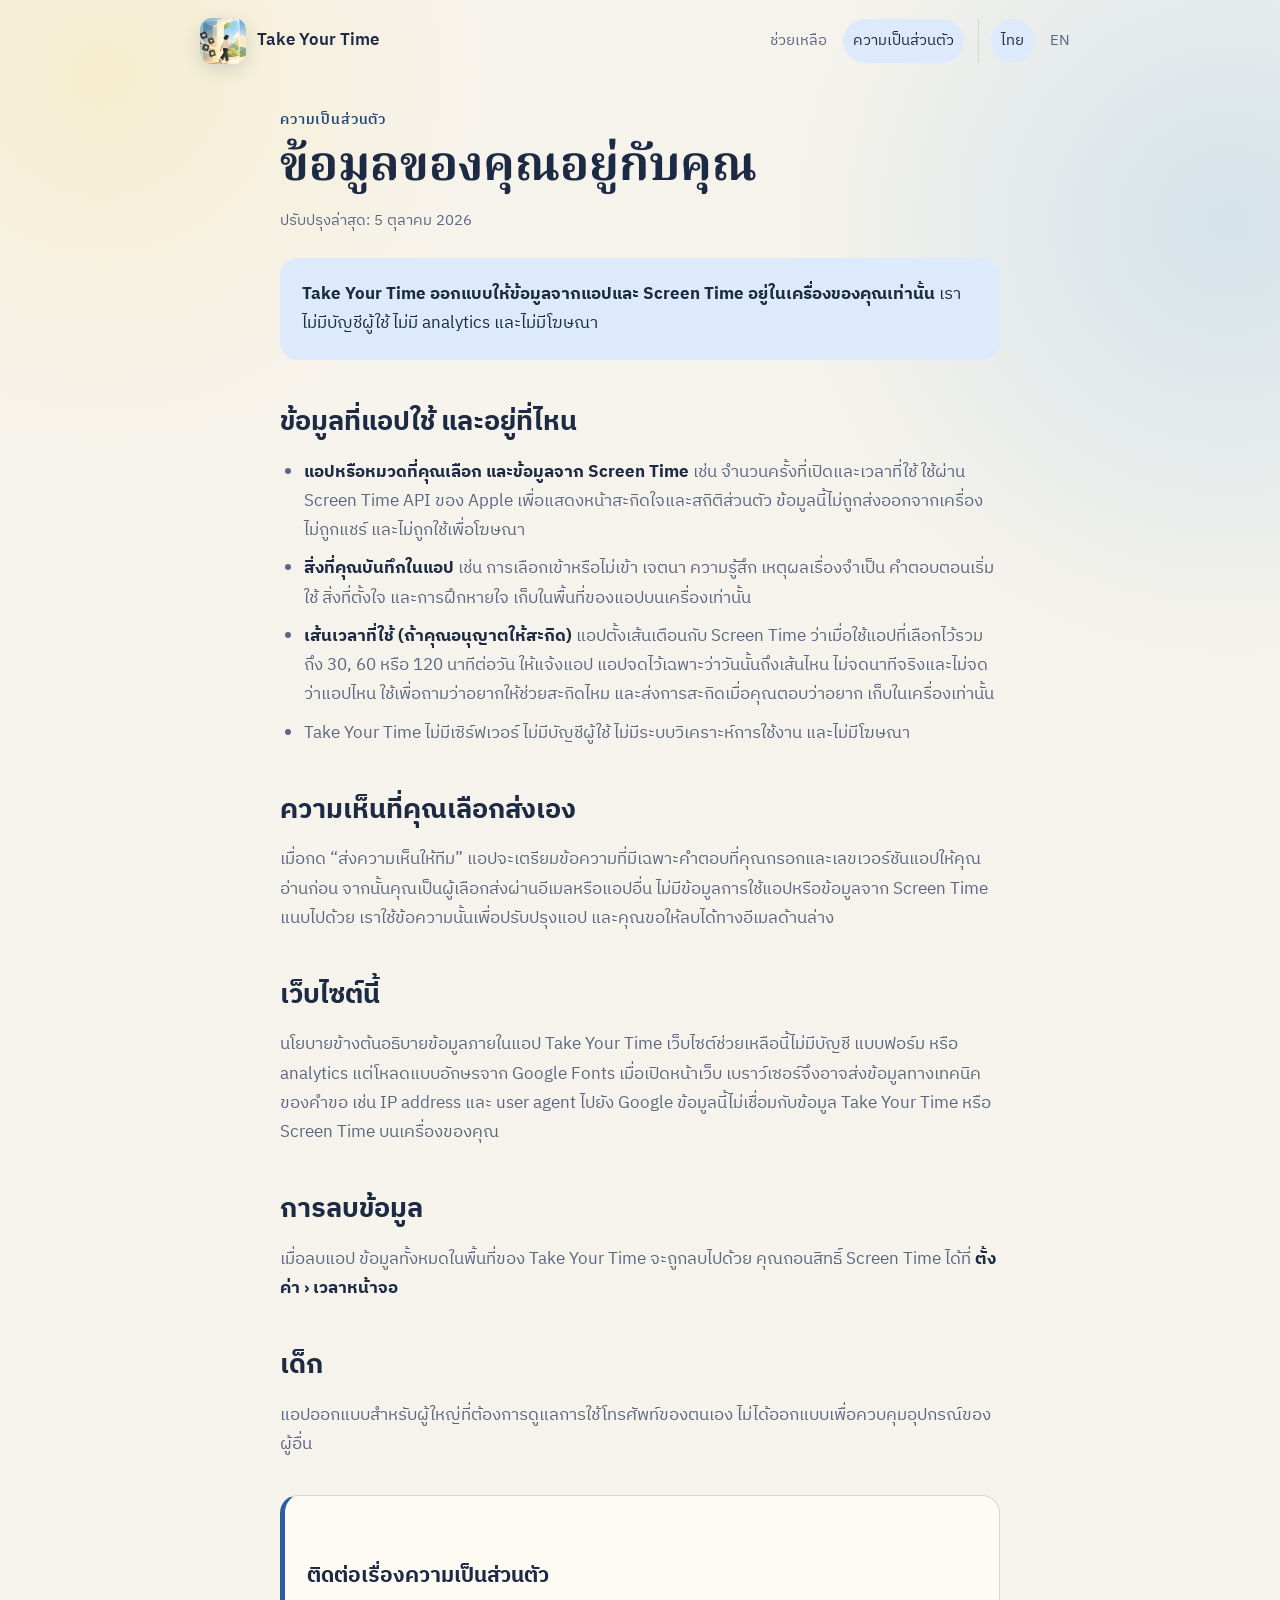
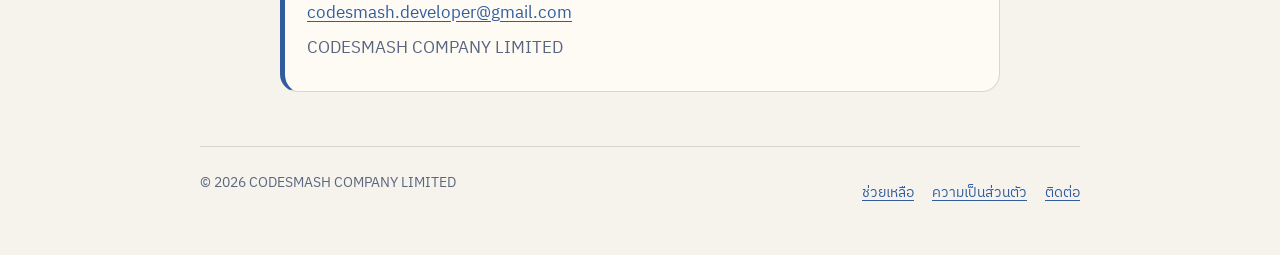
<file: privacy.html>
<!doctype html>
<html lang="th">
<head>
  <meta charset="utf-8">
  <meta name="viewport" content="width=device-width, initial-scale=1">
  <meta name="robots" content="noindex">
  <meta http-equiv="refresh" content="0; url=./privacy/">
  <title>กำลังไปยังนโยบายความเป็นส่วนตัว · Take Your Time</title>
  <link rel="icon" href="icon.png">
  <link rel="stylesheet" href="style.css">
</head>
<body class="redirect-page">
  <main class="redirect-card">
    <img src="icon.png" alt="" width="72" height="72">
    <h1>นโยบายความเป็นส่วนตัว</h1>
    <p>กำลังไปยังนโยบายความเป็นส่วนตัวฉบับล่าสุด</p>
    <p><a href="privacy/">เปิดนโยบายความเป็นส่วนตัว</a></p>
  </main>
</body>
</html>
</file>
<file: style.css>
:root {
  color-scheme: light dark;
  --bg: #f6f3ec;
  --surface: rgba(255, 253, 247, 0.86);
  --surface-solid: #fffdf7;
  --ink: #1d2a44;
  --muted: #5a6680;
  --primary: #315d9f;
  --primary-strong: #244979;
  --primary-soft: #dceafb;
  --warm: #f7e6a8;
  --line: #d7d7d0;
  --shadow: 0 20px 52px rgba(43, 68, 102, 0.1);
  --focus: #ba5a00;
}

@media (prefers-color-scheme: dark) {
  :root {
    --bg: #111a2e;
    --surface: rgba(24, 37, 64, 0.88);
    --surface-solid: #182540;
    --ink: #f0f3f9;
    --muted: #b1bad0;
    --primary: #9bbcf2;
    --primary-strong: #c8dcff;
    --primary-soft: #253b62;
    --warm: #5b4d28;
    --line: #334160;
    --shadow: 0 24px 64px rgba(0, 0, 0, 0.24);
    --focus: #ffbd6b;
  }
}

* { box-sizing: border-box; }

html { scroll-behavior: smooth; }

body {
  min-height: 100vh;
  margin: 0;
  background:
    radial-gradient(circle at 8% 4%, rgba(247, 230, 168, 0.42), transparent 24rem),
    radial-gradient(circle at 96% 12%, rgba(127, 184, 230, 0.28), transparent 28rem),
    var(--bg);
  color: var(--ink);
  font: 17px/1.72 "IBM Plex Sans Thai", -apple-system, BlinkMacSystemFont, "Segoe UI", sans-serif;
  text-rendering: optimizeLegibility;
}

a { color: var(--primary); text-underline-offset: 0.18em; }
a:hover { color: var(--primary-strong); }
a:focus-visible,
summary:focus-visible {
  border-radius: 6px;
  outline: 3px solid var(--focus);
  outline-offset: 4px;
}

.skip-link {
  position: fixed;
  z-index: 10;
  top: 10px;
  left: 10px;
  padding: 10px 14px;
  border-radius: 10px;
  background: var(--surface-solid);
  color: var(--ink);
  transform: translateY(-160%);
}
.skip-link:focus { transform: translateY(0); }

.site-header,
.site-main,
.site-footer {
  width: min(100% - 32px, 880px);
  margin-inline: auto;
}

.site-header {
  display: flex;
  align-items: center;
  justify-content: space-between;
  gap: 20px;
  min-height: 82px;
  padding-block: 14px;
}

.brand {
  display: inline-flex;
  min-height: 44px;
  align-items: center;
  gap: 11px;
  color: var(--ink);
  font-weight: 600;
  text-decoration: none;
}
.brand img {
  width: 46px;
  height: 46px;
  border-radius: 12px;
  box-shadow: 0 6px 18px rgba(39, 71, 107, 0.16);
}

.site-nav,
.nav-links,
.language-links {
  display: flex;
  align-items: center;
  gap: 6px;
}
.site-nav { gap: 14px; }
.nav-link,
.language-link {
  display: inline-flex;
  min-height: 44px;
  align-items: center;
  justify-content: center;
  padding: 8px 10px;
  border-radius: 999px;
  color: var(--muted);
  font-size: 15px;
  text-decoration: none;
}
.nav-link:hover,
.language-link:hover,
.nav-link[aria-current="page"],
.language-link[aria-current="page"] {
  background: var(--primary-soft);
  color: var(--ink);
}
.language-links {
  padding-left: 12px;
  border-left: 1px solid var(--line);
}

.site-main { padding: 26px 0 54px; }

.hero {
  position: relative;
  isolation: isolate;
  overflow: hidden;
  padding: clamp(28px, 6vw, 54px);
  border: 1px solid rgba(127, 184, 230, 0.35);
  border-radius: 28px;
  background:
    linear-gradient(150deg, rgba(255, 255, 255, 0.76), rgba(220, 234, 251, 0.66)),
    var(--surface);
  box-shadow: var(--shadow);
}
.hero::before,
.hero::after {
  position: absolute;
  z-index: -1;
  content: "";
  pointer-events: none;
}
.hero::before {
  width: 250px;
  height: 250px;
  right: -64px;
  bottom: -132px;
  border-radius: 50% 50% 22% 22%;
  background: rgba(108, 155, 96, 0.2);
  transform: rotate(-8deg);
}
.hero::after {
  width: 94px;
  height: 150px;
  right: 52px;
  bottom: 26px;
  border: 12px solid rgba(255, 250, 219, 0.74);
  border-bottom-width: 7px;
  border-radius: 48px 48px 14px 14px;
  box-shadow: 14px -10px 0 rgba(159, 204, 235, 0.2);
}

@media (prefers-color-scheme: dark) {
  .hero {
    background:
      linear-gradient(150deg, rgba(33, 51, 86, 0.9), rgba(23, 40, 70, 0.82)),
      var(--surface);
  }
}

.eyebrow {
  margin: 0 0 6px;
  color: var(--primary-strong);
  font-size: 14px;
  font-weight: 600;
  letter-spacing: 0.06em;
  text-transform: uppercase;
}

h1,
h2,
h3 { color: var(--ink); }
h1 {
  max-width: 15ch;
  margin: 0;
  font-family: "Noto Serif Thai", serif;
  font-size: clamp(32px, 6vw, 48px);
  line-height: 1.25;
}
h2 {
  margin: 52px 0 12px;
  font-size: clamp(22px, 3vw, 27px);
  line-height: 1.35;
}
h3 { margin: 0; font-size: 18px; line-height: 1.45; }

p,
li { color: var(--muted); }
.lead {
  max-width: 58ch;
  margin: 14px 0 0;
  color: var(--muted);
  font-size: clamp(18px, 2.8vw, 21px);
}
.hero .lead { max-width: 34ch; padding-right: 110px; }
strong { color: var(--ink); }

.status-row,
.quick-links,
.trust-grid {
  display: grid;
  grid-template-columns: repeat(3, minmax(0, 1fr));
  gap: 14px;
}
.status-row { margin-top: 20px; }
.status-item,
.quick-link,
.trust-item {
  padding: 18px;
  border: 1px solid var(--line);
  border-radius: 18px;
  background: var(--surface);
}
.status-item strong,
.status-item span { display: block; }
.status-item span { margin-top: 2px; color: var(--muted); font-size: 14px; }
.quick-link {
  min-height: 112px;
  color: var(--ink);
  text-decoration: none;
  transition: transform 160ms ease, border-color 160ms ease;
}
.quick-link:hover { border-color: var(--primary); transform: translateY(-2px); }
.quick-link span { display: block; margin-top: 8px; color: var(--muted); font-size: 15px; }

.faq-list {
  overflow: hidden;
  border: 1px solid var(--line);
  border-radius: 20px;
  background: var(--surface);
}
details + details { border-top: 1px solid var(--line); }
summary {
  min-height: 58px;
  padding: 17px 54px 17px 20px;
  color: var(--ink);
  cursor: pointer;
  font-weight: 600;
  list-style: none;
  position: relative;
}
summary::-webkit-details-marker { display: none; }
summary::after {
  position: absolute;
  top: 18px;
  right: 20px;
  color: var(--primary);
  content: "+";
  font-size: 24px;
  font-weight: 400;
  line-height: 1;
}
details[open] summary::after { content: "−"; }
.answer { padding: 0 20px 20px; }
.answer > :first-child { margin-top: 0; }
.answer > :last-child { margin-bottom: 0; }
.steps { margin: 10px 0 0; padding-left: 24px; }
.steps li + li { margin-top: 7px; }

.callout {
  margin-top: 36px;
  padding: 22px;
  border: 1px solid var(--line);
  border-left: 5px solid var(--primary);
  border-radius: 18px;
  background: var(--surface);
}
.callout h2 { margin: 0 0 8px; font-size: 21px; }
.callout p { margin: 6px 0; }
.contact-link { overflow-wrap: anywhere; }

.prose { max-width: 720px; }
.prose h1 { max-width: 22ch; }
.prose h2 { margin-top: 44px; }
.prose ul { padding-left: 24px; }
.prose li + li { margin-top: 9px; }
.updated { margin-top: 10px; font-size: 15px; }
.privacy-intro {
  margin: 24px 0 34px;
  padding: 22px;
  border-radius: 18px;
  background: var(--primary-soft);
  color: var(--ink);
}

.site-footer {
  display: flex;
  justify-content: space-between;
  gap: 24px;
  padding: 24px 0 40px;
  border-top: 1px solid var(--line);
  color: var(--muted);
  font-size: 14px;
}
.footer-links { display: flex; flex-wrap: wrap; gap: 10px 18px; }
.footer-links a { min-height: 44px; display: inline-flex; align-items: center; }

.redirect-page {
  display: grid;
  min-height: 100vh;
  place-items: center;
  padding: 24px;
}
.redirect-card {
  max-width: 460px;
  padding: 30px;
  border: 1px solid var(--line);
  border-radius: 24px;
  background: var(--surface);
  box-shadow: var(--shadow);
  text-align: center;
}
.redirect-card img { border-radius: 16px; }

@media (max-width: 760px) {
  .site-header { align-items: flex-start; flex-direction: column; gap: 8px; }
  .site-nav { width: 100%; justify-content: space-between; overflow-x: auto; }
  .hero .lead { padding-right: 0; }
  .hero::after { opacity: 0.28; right: 20px; }
  .status-row,
  .quick-links,
  .trust-grid { grid-template-columns: 1fr; }
  .site-footer { flex-direction: column; gap: 4px; }
}

@media (max-width: 430px) {
  .site-header,
  .site-main,
  .site-footer { width: min(100% - 24px, 880px); }
  .brand img { width: 42px; height: 42px; }
  .site-nav { gap: 5px; }
  .nav-links { gap: 2px; }
  .nav-link,
  .language-link { padding-inline: 8px; font-size: 14px; }
  .language-links { padding-left: 6px; }
  .hero { padding: 28px 22px; border-radius: 22px; }
  .hero::after { display: none; }
  h1 { font-size: 31px; }
}

@media (prefers-reduced-motion: reduce) {
  html { scroll-behavior: auto; }
  *, *::before, *::after { transition-duration: 0.01ms !important; }
}
</file>
